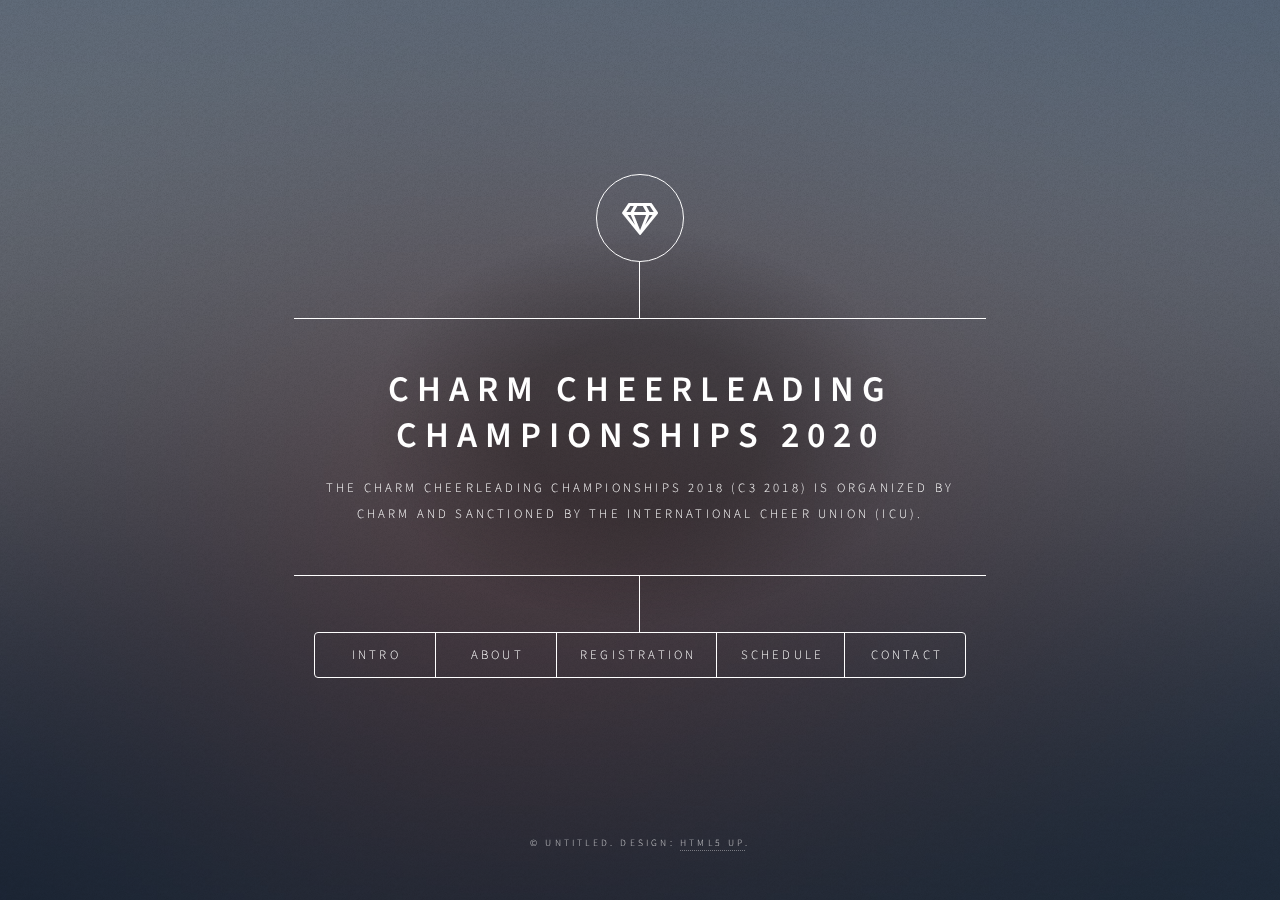
<file: index.html>
<!DOCTYPE HTML>
<!--
	Dimension by HTML5 UP
	html5up.net | @ajlkn
	Free for personal and commercial use under the CCA 3.0 license (html5up.net/license)
-->
<html>
	<head>
		<title>CHARM</title>
		<meta charset="utf-8" />
		<meta name="viewport" content="width=device-width, initial-scale=1, user-scalable=no" />
		<link rel="stylesheet" href="assets/css/main.css" />
		<noscript><link rel="stylesheet" href="assets/css/noscript.css" /></noscript>
	</head>
	<body class="is-preload">

		<!-- Wrapper -->
			<div id="wrapper">

				<!-- Header -->
					<header id="header">
						<div class="logo">
							<span class="icon fa-gem"></span>
						</div>
						<div class="content">
							<div class="inner">
								<h1>CHARM Cheerleading <br> Championships 2020</h1>
								<p>The CHARM Cheerleading Championships 2018 (C3 2018) is organized by <br> CHARM and sanctioned by the International
									Cheer Union (ICU).</p>
							</div>
						</div>
						<nav>
							<ul>
								<li><a href="#intro">Intro</a></li>
								<li><a href="#about">About</a></li>
								<li><a href="#register">Registration</a></li>
								<li><a href="#work">Schedule</a></li>
								<li><a href="#contact">Contact</a></li>
								<!--<li><a href="#elements">Elements</a></li>-->
							</ul>
						</nav>
					</header>

				<!-- Main -->
					<div id="main">

						<!-- Intro -->
							<article id="intro">
								<h2 class="major">Intro</h2>
								<span class="image main"><img src="images/pic01.jpg" alt="" /></span>
								<p>The Cheerleading Association and Register of Malaysia (CHARM), the national governing body for cheerleading in
									Malaysia, wishes to extend to you an official invitation to participate in the abovementioned event, which is
									essentially the Malaysian Open and the country’s only cheerleading competition to offer a wide range of divisions in
									one event.</p>
								<p>The CHARM Cheerleading Championships 2018 (C3 2018) is organized by CHARM and sanctioned by the International
									Cheer Union (ICU). The event will be held from July 27th to July 29th, 2018 at Sunway Velocity, Main Atrium, Ground
									Floor, Lingkaran SV, Sunway Velocity, Jalan Cheras, 55100 Kuala Lumpur, Wilayah Persekutuan Kuala Lumpur</p>
								<p>Please note that the ICU rules will apply unless otherwise stated in the event-specific rules. Each division will require a
									minimum of three (3) teams to be considered a competitive category. Divisions with less than three (3) teams will be
									classified as non-competitive and proceed as an Exhibition, but teams will be judged according to international
									standards. Trophies and medals will only be awarded in competitive categories.</p>
								<p>Please read all the information surrounding your participation in C3 2018 carefully. It is our hope that you, along with
									many other cheerleaders and coaches, will make C3 2018 a part of your competition season.</p>
							</article>

						<!-- Work -->
							<article id="work">
								<h2 class="major">Schedule</h2>
								<span class="image main"><img src="images/pic02.jpg" alt="" /></span>
								<p>Tentative schedule</p>
							</article>

						<!-- About -->
							<article id="about">
								<h2 class="major">About</h2>
								<span class="image main"><img src="images/pic03.jpg" alt="" /></span>
								<p>The CHARM Cheerleading Championships 2018 (C3 2018) is organised by CHARM, the national governing
									body for cheerleading in Malaysia and a non-government and non-for-profit organisation. C3 2018 is
									supported by corporate sponsors and will generate additional revenue from participation fees and
									merchandise sales – like many athletic events.</p>
								<p>Please note that the C3 2018 is an official school activity and that the schools, however the Malaysian
									Education Ministries are not responsible for any occurrences at the event.</p>
								<p>The C3 2018 gift packs may feature products and gifts from the event’s corporate sponsors. (Please note
									though that all prizes are subject to change and availability.) T-shirts are not part of the pack and sizes
									requested in the registration form are for survey purposes only.</p>
								<p>The C3 2018 prize list includes a team trophy for the division champions, medals for the top three finishers
									and possible prizes from the event’s corporate sponsors. Please note though that all prizes are subject to
									change. </p>
								<p>CHARM takes a forceful stand in support of appropriate behaviour at C3 2018. Our competitions will
									institute a policy of “conduct fouls”. This policy, outlined in detail in the Competition Overview, clearly
									defines the parameters of appropriate and supportive “personal foul”. Cheerleading should be no exception.
									CHARM is committed to providing the most wholesome environment for competition that we can for your
									cheerleaders. The C3 2018 organising committee will not permit parents, coaches, spectators or cheerleaders
									to be less than they can be at this competition.</p>
								<p>C3 2018 will use the standardised rules set by CHARM, which are mainly based on the ICU rules. Kindly refer
									to the Overview for category descriptions, routine times and other rules and regulations that will be enforced
									during the competition as well as the respective division rules for skills allowed.</p>
								<p>Please note the following for C3 2018:
									<br>o No out-of-bounds penalty for stepping outside the competition area.
									<br>o No routine compulsories.</p>
								<p>For C3 2018, all athletes are required to be permanent residents of their respective nations on the
									competition dates. Those representing educational institutions should be registered students of those
									schools/colleges division.</p>
								<p>Based on the current schedule, teams (except for Pee Wee teams) will be required to perform twice – once
									on each day for each division they are competing in. The division champions will then be determined by the
									totals of two-day competition scores, based on a 50:50 ratio – 50% of the first day’s scores and 50% of the
									second day’s scores.</p>
							</article>

						<!-- Register -->
						<article id="register">
							<h2 class="major">Registration</h2>
							<span class="image main"><img src="images/pic04.jpg" alt="" /></span>
							<p>Registration link: <br>https://www.cognitoforms.com/CheerleadingAssociationAndRegisterOfMalaysia/CHARMCHEERLEADINGCHAMPIONSHIP2018PARTICIPANTREGISTRATIONFORM <br>https://www.cognitoforms.com/CheerleadingAssociationAndRegisterOfMalaysia/CHARMCHEERLEADINGCHAMPIONSHIP2018TEAMREGISTRATIONFORM
								<br>• Please complete Team Registration Form by Person in Charge / Teacher / Coach
								<br>• Please complete Participant Form, Cross Over it is required to complete a new set of form
								<br>• Payment Proof is required to attach with the Team Registration Form
							</p>
						</article>

						<!-- Contact -->
							<article id="contact">
								<h2 class="major">Contact</h2>
								<form method="post" action="#">
									<div class="fields">
										<div class="field half">
											<label for="name">Name</label>
											<input type="text" name="name" id="name" />
										</div>
										<div class="field half">
											<label for="email">Email</label>
											<input type="text" name="email" id="email" />
										</div>
										<div class="field">
											<label for="message">Message</label>
											<textarea name="message" id="message" rows="4"></textarea>
										</div>
									</div>
									<ul class="actions">
										<li><input type="submit" value="Send Message" class="primary" /></li>
										<li><input type="reset" value="Reset" /></li>
									</ul>
								</form>
								<ul class="icons">
									<li><a href="#" class="icon brands fa-twitter"><span class="label">Twitter</span></a></li>
									<li><a href="#" class="icon brands fa-facebook-f"><span class="label">Facebook</span></a></li>
									<li><a href="#" class="icon brands fa-instagram"><span class="label">Instagram</span></a></li>
									<li><a href="#" class="icon brands fa-github"><span class="label">GitHub</span></a></li>
								</ul>
							</article>

						<!-- Elements -->
							<article id="elements">
								<h2 class="major">Elements</h2>

								<section>
									<h3 class="major">Text</h3>
									<p>This is <b>bold</b> and this is <strong>strong</strong>. This is <i>italic</i> and this is <em>emphasized</em>.
									This is <sup>superscript</sup> text and this is <sub>subscript</sub> text.
									This is <u>underlined</u> and this is code: <code>for (;;) { ... }</code>. Finally, <a href="#">this is a link</a>.</p>
									<hr />
									<h2>Heading Level 2</h2>
									<h3>Heading Level 3</h3>
									<h4>Heading Level 4</h4>
									<h5>Heading Level 5</h5>
									<h6>Heading Level 6</h6>
									<hr />
									<h4>Blockquote</h4>
									<blockquote>Fringilla nisl. Donec accumsan interdum nisi, quis tincidunt felis sagittis eget tempus euismod. Vestibulum ante ipsum primis in faucibus vestibulum. Blandit adipiscing eu felis iaculis volutpat ac adipiscing accumsan faucibus. Vestibulum ante ipsum primis in faucibus lorem ipsum dolor sit amet nullam adipiscing eu felis.</blockquote>
									<h4>Preformatted</h4>
									<pre><code>i = 0;

while (!deck.isInOrder()) {
    print 'Iteration ' + i;
    deck.shuffle();
    i++;
}

print 'It took ' + i + ' iterations to sort the deck.';</code></pre>
								</section>

								<section>
									<h3 class="major">Lists</h3>

									<h4>Unordered</h4>
									<ul>
										<li>Dolor pulvinar etiam.</li>
										<li>Sagittis adipiscing.</li>
										<li>Felis enim feugiat.</li>
									</ul>

									<h4>Alternate</h4>
									<ul class="alt">
										<li>Dolor pulvinar etiam.</li>
										<li>Sagittis adipiscing.</li>
										<li>Felis enim feugiat.</li>
									</ul>

									<h4>Ordered</h4>
									<ol>
										<li>Dolor pulvinar etiam.</li>
										<li>Etiam vel felis viverra.</li>
										<li>Felis enim feugiat.</li>
										<li>Dolor pulvinar etiam.</li>
										<li>Etiam vel felis lorem.</li>
										<li>Felis enim et feugiat.</li>
									</ol>
									<h4>Icons</h4>
									<ul class="icons">
										<li><a href="#" class="icon brands fa-twitter"><span class="label">Twitter</span></a></li>
										<li><a href="#" class="icon brands fa-facebook-f"><span class="label">Facebook</span></a></li>
										<li><a href="#" class="icon brands fa-instagram"><span class="label">Instagram</span></a></li>
										<li><a href="#" class="icon brands fa-github"><span class="label">Github</span></a></li>
									</ul>

									<h4>Actions</h4>
									<ul class="actions">
										<li><a href="#" class="button primary">Default</a></li>
										<li><a href="#" class="button">Default</a></li>
									</ul>
									<ul class="actions stacked">
										<li><a href="#" class="button primary">Default</a></li>
										<li><a href="#" class="button">Default</a></li>
									</ul>
								</section>

								<section>
									<h3 class="major">Table</h3>
									<h4>Default</h4>
									<div class="table-wrapper">
										<table>
											<thead>
												<tr>
													<th>Name</th>
													<th>Description</th>
													<th>Price</th>
												</tr>
											</thead>
											<tbody>
												<tr>
													<td>Item One</td>
													<td>Ante turpis integer aliquet porttitor.</td>
													<td>29.99</td>
												</tr>
												<tr>
													<td>Item Two</td>
													<td>Vis ac commodo adipiscing arcu aliquet.</td>
													<td>19.99</td>
												</tr>
												<tr>
													<td>Item Three</td>
													<td> Morbi faucibus arcu accumsan lorem.</td>
													<td>29.99</td>
												</tr>
												<tr>
													<td>Item Four</td>
													<td>Vitae integer tempus condimentum.</td>
													<td>19.99</td>
												</tr>
												<tr>
													<td>Item Five</td>
													<td>Ante turpis integer aliquet porttitor.</td>
													<td>29.99</td>
												</tr>
											</tbody>
											<tfoot>
												<tr>
													<td colspan="2"></td>
													<td>100.00</td>
												</tr>
											</tfoot>
										</table>
									</div>

									<h4>Alternate</h4>
									<div class="table-wrapper">
										<table class="alt">
											<thead>
												<tr>
													<th>Name</th>
													<th>Description</th>
													<th>Price</th>
												</tr>
											</thead>
											<tbody>
												<tr>
													<td>Item One</td>
													<td>Ante turpis integer aliquet porttitor.</td>
													<td>29.99</td>
												</tr>
												<tr>
													<td>Item Two</td>
													<td>Vis ac commodo adipiscing arcu aliquet.</td>
													<td>19.99</td>
												</tr>
												<tr>
													<td>Item Three</td>
													<td> Morbi faucibus arcu accumsan lorem.</td>
													<td>29.99</td>
												</tr>
												<tr>
													<td>Item Four</td>
													<td>Vitae integer tempus condimentum.</td>
													<td>19.99</td>
												</tr>
												<tr>
													<td>Item Five</td>
													<td>Ante turpis integer aliquet porttitor.</td>
													<td>29.99</td>
												</tr>
											</tbody>
											<tfoot>
												<tr>
													<td colspan="2"></td>
													<td>100.00</td>
												</tr>
											</tfoot>
										</table>
									</div>
								</section>

								<section>
									<h3 class="major">Buttons</h3>
									<ul class="actions">
										<li><a href="#" class="button primary">Primary</a></li>
										<li><a href="#" class="button">Default</a></li>
									</ul>
									<ul class="actions">
										<li><a href="#" class="button">Default</a></li>
										<li><a href="#" class="button small">Small</a></li>
									</ul>
									<ul class="actions">
										<li><a href="#" class="button primary icon solid fa-download">Icon</a></li>
										<li><a href="#" class="button icon solid fa-download">Icon</a></li>
									</ul>
									<ul class="actions">
										<li><span class="button primary disabled">Disabled</span></li>
										<li><span class="button disabled">Disabled</span></li>
									</ul>
								</section>

								<section>
									<h3 class="major">Form</h3>
									<form method="post" action="#">
										<div class="fields">
											<div class="field half">
												<label for="demo-name">Name</label>
												<input type="text" name="demo-name" id="demo-name" value="" placeholder="Jane Doe" />
											</div>
											<div class="field half">
												<label for="demo-email">Email</label>
												<input type="email" name="demo-email" id="demo-email" value="" placeholder="jane@untitled.tld" />
											</div>
											<div class="field">
												<label for="demo-category">Category</label>
												<select name="demo-category" id="demo-category">
													<option value="">-</option>
													<option value="1">Manufacturing</option>
													<option value="1">Shipping</option>
													<option value="1">Administration</option>
													<option value="1">Human Resources</option>
												</select>
											</div>
											<div class="field half">
												<input type="radio" id="demo-priority-low" name="demo-priority" checked>
												<label for="demo-priority-low">Low</label>
											</div>
											<div class="field half">
												<input type="radio" id="demo-priority-high" name="demo-priority">
												<label for="demo-priority-high">High</label>
											</div>
											<div class="field half">
												<input type="checkbox" id="demo-copy" name="demo-copy">
												<label for="demo-copy">Email me a copy</label>
											</div>
											<div class="field half">
												<input type="checkbox" id="demo-human" name="demo-human" checked>
												<label for="demo-human">Not a robot</label>
											</div>
											<div class="field">
												<label for="demo-message">Message</label>
												<textarea name="demo-message" id="demo-message" placeholder="Enter your message" rows="6"></textarea>
											</div>
										</div>
										<ul class="actions">
											<li><input type="submit" value="Send Message" class="primary" /></li>
											<li><input type="reset" value="Reset" /></li>
										</ul>
									</form>
								</section>

							</article>

					</div>

				<!-- Footer -->
					<footer id="footer">
						<p class="copyright">&copy; Untitled. Design: <a href="https://html5up.net">HTML5 UP</a>.</p>
					</footer>

			</div>

		<!-- BG -->
			<div id="bg"></div>

		<!-- Scripts -->
			<script src="assets/js/jquery.min.js"></script>
			<script src="assets/js/browser.min.js"></script>
			<script src="assets/js/breakpoints.min.js"></script>
			<script src="assets/js/util.js"></script>
			<script src="assets/js/main.js"></script>

	</body>
</html>
</file>
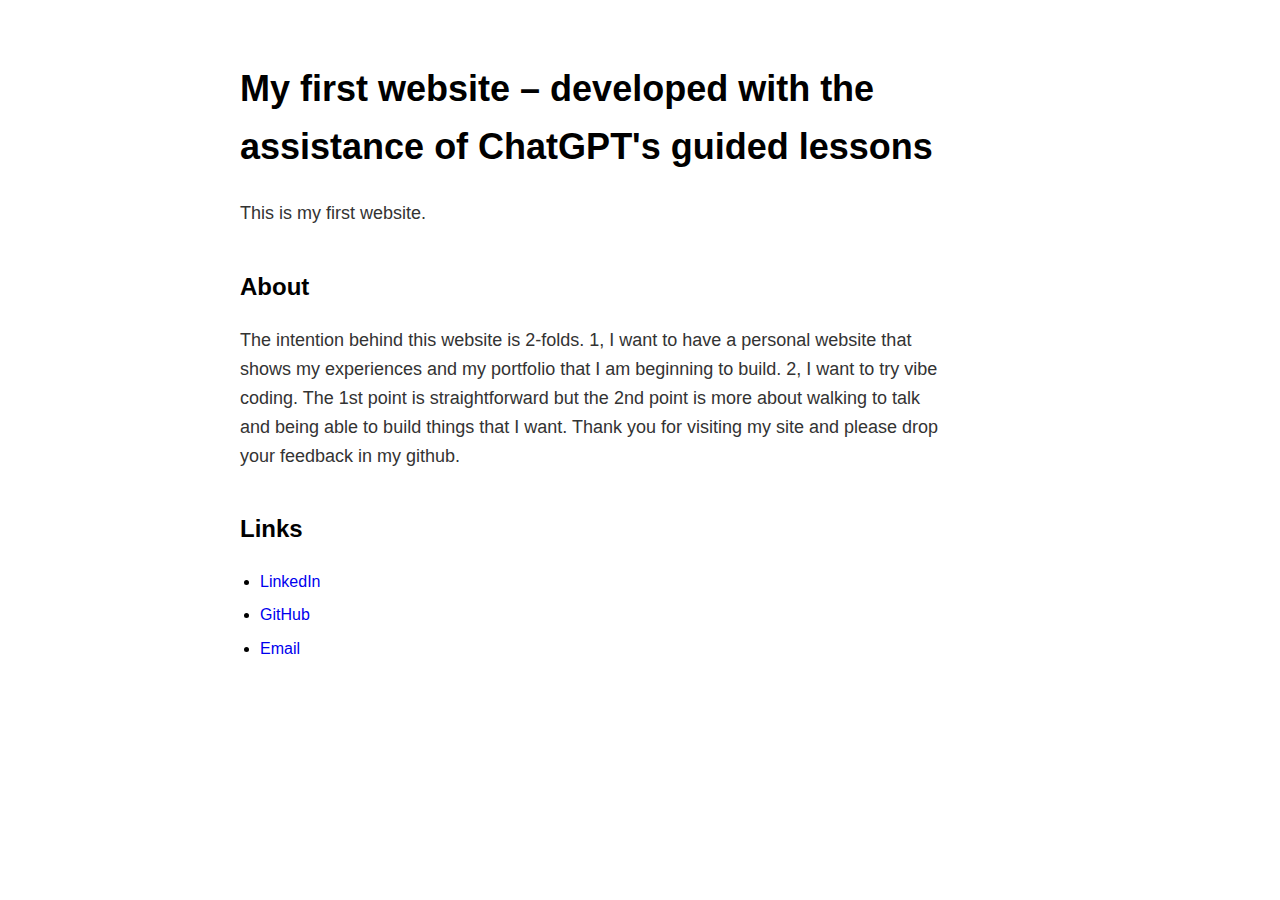
<file: my-website/index.html>
<!DOCTYPE html>
<html>
  <head>
    <title>My First Website</title>
    <link rel="stylesheet" href="style.css">
  </head>
  <body>
  <h1>My first website – developed with the assistance of ChatGPT's guided lessons</h1>

  <p>This is my first website.</p>

  <h2>About</h2>
  <p>
    The intention behind this website is 2-folds. 1, I want to have a personal website that shows my experiences and my portfolio that I am beginning to build. 2, I want to try vibe coding. The 1st point is straightforward but the 2nd point is more about walking to talk and being able to build things that I want. Thank you for visiting my site and please drop your feedback in my github.
  </p>

  <h2>Links</h2>
  <ul>
    <li><a href="#">LinkedIn</a></li>
    <li><a href="#">GitHub</a></li>
    <li><a href="#">Email</a></li>
  </ul>
  </body>
</html>
</file>
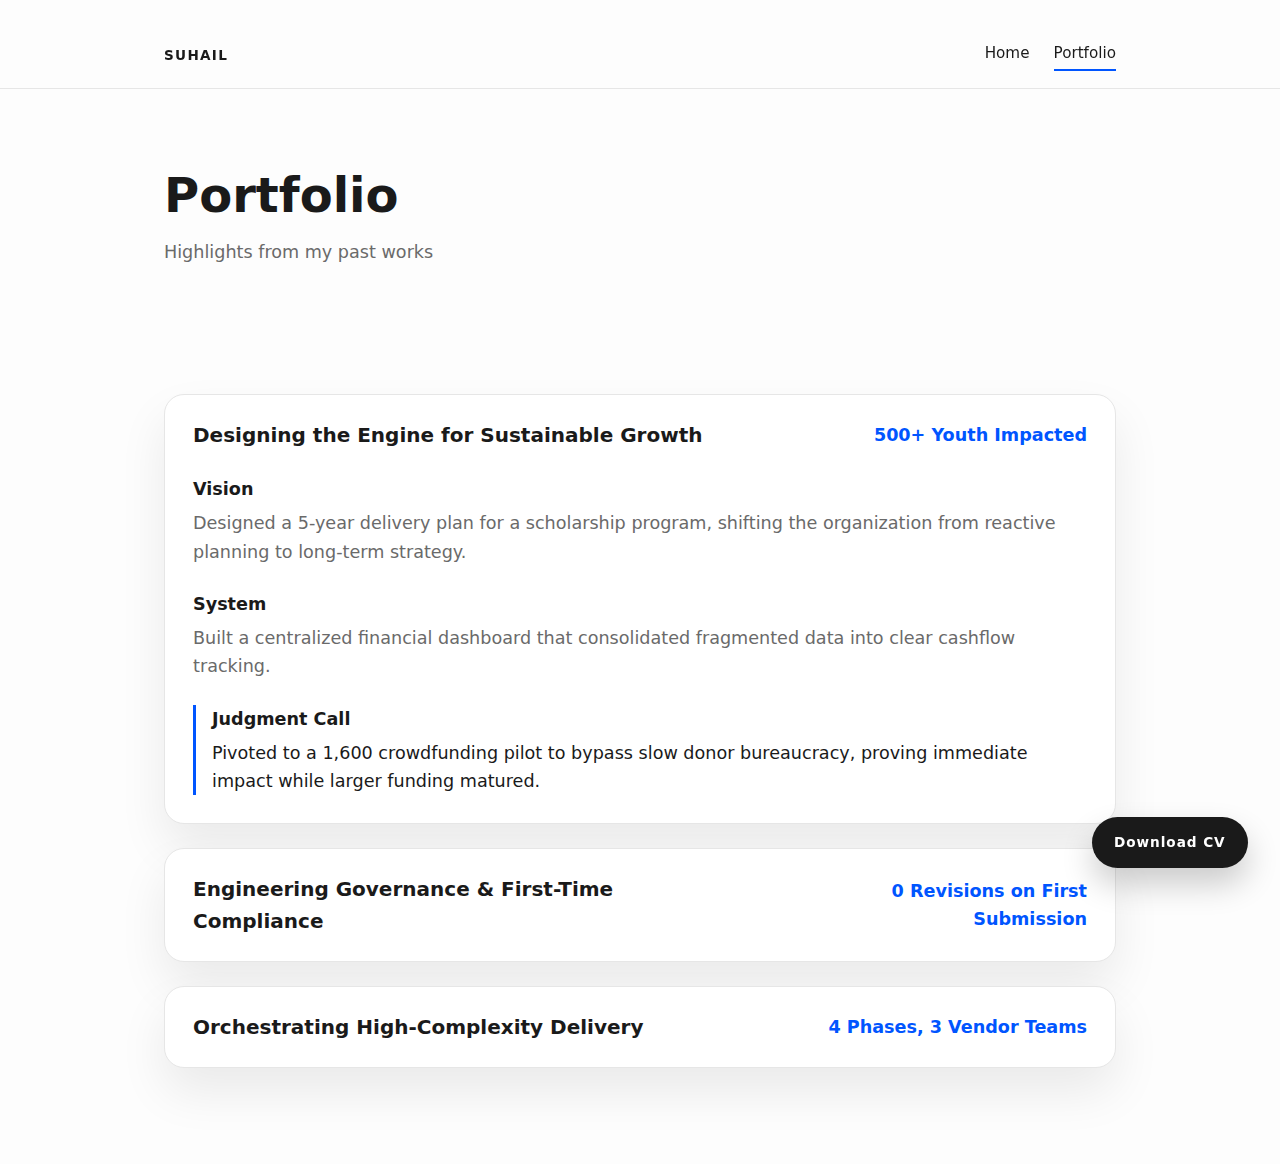
<file: portfolio.html>
<!DOCTYPE html>

<html lang="en">

  <head>

    <meta charset="UTF-8">

    <meta name="viewport" content="width=device-width, initial-scale=1">

    <title>Suhail | Portfolio</title>

    <link rel="stylesheet" href="./style.css">

  </head>

  <body>

    <header class="site-header">

      <div class="container header-inner">

        <div class="brand">Suhail</div>

        <nav class="nav">

          <a class="nav-link" href="index.html">Home</a>

          <a class="nav-link active-link" href="portfolio.html">Portfolio</a>

        </nav>

      </div>

    </header>



    <main class="page">

      <section class="hero">

        <div class="container hero-inner">

          <h1>Portfolio</h1>

          <p class="hero-sub">Highlights from my past works</p>

        </div>

      </section>



      <section class="accordion">

        <div class="container">

          <div class="section-header">

          </div>



          <div class="accordion-list">

            <details class="accordion-item" open>

              <summary>

                <span class="accordion-title">Designing the Engine for Sustainable Growth</span>

                <span class="accordion-metric">500+ Youth Impacted</span>

              </summary>

              <div class="accordion-panel">

                <div class="accordion-block">

                  <h3>Vision</h3>

                  <p>

                    Designed a 5-year delivery plan for a scholarship program, shifting the organization from

                    reactive planning to long-term strategy.

                  </p>

                </div>

                <div class="accordion-block">

                  <h3>System</h3>

                  <p>

                    Built a centralized financial dashboard that consolidated fragmented data into clear cashflow tracking.

                  </p>

                </div>

                <div class="accordion-block judgment">

                  <h3>Judgment Call</h3>

                  <p>

                    Pivoted to a 1,600 crowdfunding pilot to bypass slow donor bureaucracy, proving immediate

                    impact while larger funding matured.

                  </p>

                </div>

              </div>

            </details>



            <details class="accordion-item">

              <summary>

                <span class="accordion-title">Engineering Governance &amp; First-Time Compliance</span>

                <span class="accordion-metric">0 Revisions on First Submission</span>

              </summary>

              <div class="accordion-panel">

                <div class="accordion-block">

                  <h3>Vision</h3>

                  <p>

                    Authored a Bursa-compliant ESG statement for a publicly listed company, accepted without revisions.

                  </p>

                </div>

                <div class="accordion-block">

                  <h3>System</h3>

                  <p>

                    Delivered a data collection framework two months ahead of schedule to standardize reporting.

                  </p>

                </div>

                <div class="accordion-block judgment">

                  <h3>Judgment Call</h3>

                  <p>

                    Strictly excluded unverified "soft" data to protect the Board from greenwashing risks and regulatory scrutiny.

                  </p>

                </div>

              </div>

            </details>



            <details class="accordion-item">

              <summary>

                <span class="accordion-title">Orchestrating High-Complexity Delivery</span>

                <span class="accordion-metric">4 Phases, 3 Vendor Teams</span>

              </summary>

              <div class="accordion-panel">

                <div class="accordion-block">

                  <h3>Vision</h3>

                  <p>

                    Coordinated end-to-end SaaS delivery, synchronizing Technology, Payments, and Infrastructure vendors.

                  </p>

                </div>

                <div class="accordion-block">

                  <h3>System</h3>

                  <p>

                    Introduced a Change-Request Validation "Gatekeeper" process after wireframe approval.

                  </p>

                </div>

                <div class="accordion-block judgment">

                  <h3>Judgment Call</h3>

                  <p>

                    Enforced scope control to block creep and protect the delivery timeline during a high-risk leadership transition.

                  </p>

                </div>

              </div>

            </details>

          </div>

        </div>

      </section>

    </main>



    <a class="fab" href="AhamadSuhail_Project_Manager_UK.pdf" download>Download CV</a>

  
    
  
    <script>
document.addEventListener('DOMContentLoaded', () => {
  const cards = document.querySelectorAll('.accordion-item');

  if (cards.length > 0) {
    cards.forEach((card) => card.removeAttribute('open'));
    cards[0].classList.add('active');
    cards[0].setAttribute('open', '');
  }

  cards.forEach((card) => {
    const activateCard = () => {
      cards.forEach((c) => {
        c.classList.remove('active');
        c.removeAttribute('open');
      });
      card.classList.add('active');
      card.setAttribute('open', '');
    };

    card.addEventListener('mouseenter', activateCard);
    card.addEventListener('click', activateCard);
  });
});
</script>
  </body>

</html>
</file>
<file: assets/css/noscript.css>
/*
	Dimension by HTML5 UP
	html5up.net | @ajlkn
	Free for personal and commercial use under the CCA 3.0 license (html5up.net/license)
*/

/* BG */

	body.is-preload #bg:before {
		background-color: transparent;
	}

/* Header */

	body.is-preload #header {
		-moz-filter: none;
		-webkit-filter: none;
		-ms-filter: none;
		filter: none;
	}

		body.is-preload #header > * {
			opacity: 1;
		}

		body.is-preload #header .content .inner {
			max-height: none;
			padding: 3rem 2rem;
			opacity: 1;
		}

/* Main */

	#main article {
		opacity: 1;
		margin: 4rem 0 0 0;
	}
</file>
<file: my-website/style.css>
body {
  max-width: 800px;
  margin: 60px auto;
  font-family: Arial, sans-serif;
  line-height: 1.6;
}

h1 {
  font-size: 36px;
}

p {
  font-size: 18px;
  color: #333;
  max-width: 70ch;
}

h2 {
  margin-top: 40px;
  font-size: 24px;
}

ul {
  margin-top: 10px;
  padding-left: 20px;
}

li {
  margin: 8px 0;
}

a {
  text-decoration: none;
}

a:hover {
  text-decoration: underline;
}
</file>
<file: style.css>
:root {
  --bg: #fdfdfd;
  --ink: #1a1a1a;
  --muted: #6a6a6a;
  --line: #e6e6e6;
  --accent: #0055ff;
  --panel: #ffffff;
  --shadow: 0 1.5rem 3rem rgba(0, 0, 0, 0.08);
}

* {
  box-sizing: border-box;
  margin: 0;
  padding: 0;
}

html {
  font-size: 16px;
}

body {
  font-family: "Inter", "Helvetica Now", system-ui, -apple-system, "Segoe UI", sans-serif;
  font-size: 1.1rem;
  line-height: 1.6;
  color: var(--ink);
  background: var(--bg);
}

a {
  color: var(--accent);
  text-decoration: none;
}

a:hover {
  text-decoration: underline;
}

.container {
  max-width: 62.5rem;
  margin: 0 auto;
  padding: 0 1.5rem;
}

.page {
  display: flex;
  flex-direction: column;
  gap: 5rem;
  padding: 5rem 0 6rem;
}

.site-header {
  position: sticky;
  top: 0;
  z-index: 10;
  background: rgba(253, 253, 253, 0.96);
  border-bottom: 1px solid var(--line);
  backdrop-filter: blur(6px);
  padding: 1.5rem 0 0;
}

.header-inner {
  display: flex;
  align-items: center;
  justify-content: space-between;
  min-height: 4rem;
}

.brand {
  font-weight: 600;
  letter-spacing: 0.08rem;
  text-transform: uppercase;
  font-size: 0.85rem;
}

.nav {
  display: flex;
  gap: 1.5rem;
  font-size: 0.95rem;
}

.nav-link {
  color: var(--ink);
  position: relative;
  text-decoration: none;
  border-bottom: 2px solid transparent;
  padding-bottom: 0.2rem;
  transition: border-color 0.3s ease;
}

.nav-link:hover {
  text-decoration: none;
}

.nav-link:not(.active-link):hover {
  border-bottom-color: #e5e5e5;
}

.active-link {
  border-bottom-color: var(--accent);
}

.hero {
  display: block;
  padding-top: 0rem;
  padding-bottom: 0rem;
}

.hero-inner {
  display: grid;
  gap: 1rem;
}

.hero-role {
  font-size: 0.85rem;
  text-transform: uppercase;
  letter-spacing: 0.2rem;
  color: var(--muted);
  font-weight: 600;
}

.hero-location {
  color: var(--muted);
}

h1 {
  font-size: 3rem;
  line-height: 1.1;
  font-weight: 600;
}

.hero-sub {
  font-size: 1.1rem;
  color: var(--muted);
}

.hero-links {
  display: flex;
  flex-wrap: wrap;
  gap: 1.25rem;
}

.section-header h2 {
  font-size: 1.6rem;
  font-weight: 600;
}

.section-header p {
  margin-top: 0.5rem;
  color: var(--muted);
  max-width: 60ch;
}

.insights {
  padding-top: 1rem;
}

.insight-list {
  display: grid;
  gap: 1.5rem;
  margin-top: 2rem;
}

.insight-card {
  border: 1px solid var(--line);
  border-radius: 1.25rem;
  padding: 1.5rem;
  background: var(--panel);
  box-shadow: var(--shadow);
  display: grid;
  gap: 0.75rem;
}

.insight-date {
  font-size: 0.85rem;
  color: var(--muted);
}

.insight-card h3 {
  font-size: 1.35rem;
  font-weight: 600;
}

.insight-snippet {
  color: var(--ink);
}

.insight-link {
  font-weight: 600;
  font-size: 0.95rem;
}

.accordion {
  padding-top: 1rem;
}

.accordion-list {
  display: grid;
  gap: 1.5rem;
  margin-top: 2rem;
}

.accordion-item {
  border: 1px solid var(--line);
  border-radius: 1.25rem;
  background: var(--panel);
  box-shadow: var(--shadow);
  overflow: hidden;
}

.accordion-item summary {
  list-style: none;
  cursor: pointer;
  display: flex;
  justify-content: space-between;
  align-items: center;
  gap: 1.5rem;
  padding: 1.5rem 1.75rem;
}

.accordion-item summary::-webkit-details-marker {
  display: none;
}

.accordion-title {
  font-size: 1.25rem;
  font-weight: 600;
}

.accordion-metric {
  font-size: 1.1rem;
  font-weight: 600;
  color: var(--accent);
  text-align: right;
}

.accordion-panel {
  padding: 0 1.75rem 1.75rem;
  display: grid;
  gap: 1.5rem;
  max-height: 0;
  opacity: 0;
  transition: max-height 0.4s ease, opacity 0.4s ease;
  overflow: hidden;
}

.accordion-item[open] .accordion-panel {
  max-height: 32rem;
  opacity: 1;
}

.accordion-block h3 {
  font-size: 1.1rem;
  font-weight: 600;
  margin-bottom: 0.4rem;
}

.accordion-block p {
  color: var(--muted);
}

.accordion-block.judgment {
  border-left: 3px solid var(--accent);
  padding-left: 1rem;
  color: var(--ink);
}

.accordion-block.judgment p {
  color: var(--ink);
}

.fab {
  position: fixed;
  right: 2rem;
  bottom: 2rem;
  background: var(--ink);
  color: #ffffff;
  padding: 0.9rem 1.4rem;
  border-radius: 999px;
  font-size: 0.85rem;
  font-weight: 600;
  letter-spacing: 0.06rem;
  box-shadow: 0 1rem 2rem rgba(0, 0, 0, 0.2);
}

.fab:hover {
  text-decoration: none;
}

@media (max-width: 48rem) {
  h1 {
    font-size: 2.4rem;
  }

  .accordion-item summary {
    flex-direction: column;
    align-items: flex-start;
  }

  .accordion-metric {
    text-align: left;
  }
}
</file>
<file: assets/css/main.css>
@import url(fontawesome-all.min.css);
@import url("https://fonts.googleapis.com/css?family=Source+Sans+Pro:300italic,600italic,300,600");

/*
	Dimension by HTML5 UP
	html5up.net | @ajlkn
	Free for personal and commercial use under the CCA 3.0 license (html5up.net/license)
*/

html, body, div, span, applet, object,
iframe, h1, h2, h3, h4, h5, h6, p, blockquote,
pre, a, abbr, acronym, address, big, cite,
code, del, dfn, em, img, ins, kbd, q, s, samp,
small, strike, strong, sub, sup, tt, var, b,
u, i, center, dl, dt, dd, ol, ul, li, fieldset,
form, label, legend, table, caption, tbody,
tfoot, thead, tr, th, td, article, aside,
canvas, details, embed, figure, figcaption,
footer, header, hgroup, menu, nav, output, ruby,
section, summary, time, mark, audio, video {
	margin: 0;
	padding: 0;
	border: 0;
	font-size: 100%;
	font: inherit;
	vertical-align: baseline;}

article, aside, details, figcaption, figure,
footer, header, hgroup, menu, nav, section {
	display: block;}

body {
	line-height: 1;
}

ol, ul {
	list-style: none;
}

blockquote, q {
	quotes: none;
}

	blockquote:before, blockquote:after, q:before, q:after {
		content: '';
		content: none;
	}

table {
	border-collapse: collapse;
	border-spacing: 0;
}

body {
	-webkit-text-size-adjust: none;
}

mark {
	background-color: transparent;
	color: inherit;
}

input::-moz-focus-inner {
	border: 0;
	padding: 0;
}

input, select, textarea {
	-moz-appearance: none;
	-webkit-appearance: none;
	-ms-appearance: none;
	appearance: none;
}

/* Basic */

	@-ms-viewport {
		width: device-width;
	}

	@media screen and (max-width: 480px) {

		html, body {
			min-width: 320px;
		}

	}

	html {
		box-sizing: border-box;
	}

	*, *:before, *:after {
		box-sizing: inherit;
	}

	body {
		background: #1b1f22;
	}

		body.is-preload *, body.is-preload *:before, body.is-preload *:after {
			-moz-animation: none !important;
			-webkit-animation: none !important;
			-ms-animation: none !important;
			animation: none !important;
			-moz-transition: none !important;
			-webkit-transition: none !important;
			-ms-transition: none !important;
			transition: none !important;
		}

/* Type */

	html {
		font-size: 16pt;
	}

		@media screen and (max-width: 1680px) {

			html {
				font-size: 12pt;
			}

		}

		@media screen and (max-width: 736px) {

			html {
				font-size: 11pt;
			}

		}

		@media screen and (max-width: 360px) {

			html {
				font-size: 10pt;
			}

		}

	body, input, select, textarea {
		color: #ffffff;
		font-family: "Source Sans Pro", sans-serif;
		font-weight: 300;
		font-size: 1rem;
		line-height: 1.65;
	}

	a {
		-moz-transition: color 0.2s ease-in-out, background-color 0.2s ease-in-out, border-bottom-color 0.2s ease-in-out;
		-webkit-transition: color 0.2s ease-in-out, background-color 0.2s ease-in-out, border-bottom-color 0.2s ease-in-out;
		-ms-transition: color 0.2s ease-in-out, background-color 0.2s ease-in-out, border-bottom-color 0.2s ease-in-out;
		transition: color 0.2s ease-in-out, background-color 0.2s ease-in-out, border-bottom-color 0.2s ease-in-out;
		border-bottom: dotted 1px rgba(255, 255, 255, 0.5);
		text-decoration: none;
		color: inherit;
	}

		a:hover {
			border-bottom-color: transparent;
		}

	strong, b {
		color: #ffffff;
		font-weight: 600;
	}

	em, i {
		font-style: italic;
	}

	p {
		margin: 0 0 2rem 0;
	}

	h1, h2, h3, h4, h5, h6 {
		color: #ffffff;
		font-weight: 600;
		line-height: 1.5;
		margin: 0 0 1rem 0;
		text-transform: uppercase;
		letter-spacing: 0.2rem;
	}

		h1 a, h2 a, h3 a, h4 a, h5 a, h6 a {
			color: inherit;
			text-decoration: none;
		}

		h1.major, h2.major, h3.major, h4.major, h5.major, h6.major {
			border-bottom: solid 1px #ffffff;
			width: -moz-max-content;
			width: -webkit-max-content;
			width: -ms-max-content;
			width: max-content;
			padding-bottom: 0.5rem;
			margin: 0 0 2rem 0;
		}

	h1 {
		font-size: 2.25rem;
		line-height: 1.3;
		letter-spacing: 0.5rem;
	}

	h2 {
		font-size: 1.5rem;
		line-height: 1.4;
		letter-spacing: 0.5rem;
	}

	h3 {
		font-size: 1rem;
	}

	h4 {
		font-size: 0.8rem;
	}

	h5 {
		font-size: 0.7rem;
	}

	h6 {
		font-size: 0.6rem;
	}

	@media screen and (max-width: 736px) {

		h1 {
			font-size: 1.75rem;
			line-height: 1.4;
		}

		h2 {
			font-size: 1.25em;
			line-height: 1.5;
		}

	}

	sub {
		font-size: 0.8rem;
		position: relative;
		top: 0.5rem;
	}

	sup {
		font-size: 0.8rem;
		position: relative;
		top: -0.5rem;
	}

	blockquote {
		border-left: solid 4px #ffffff;
		font-style: italic;
		margin: 0 0 2rem 0;
		padding: 0.5rem 0 0.5rem 2rem;
	}

	code {
		background: rgba(255, 255, 255, 0.075);
		border-radius: 4px;
		font-family: "Courier New", monospace;
		font-size: 0.9rem;
		margin: 0 0.25rem;
		padding: 0.25rem 0.65rem;
	}

	pre {
		-webkit-overflow-scrolling: touch;
		font-family: "Courier New", monospace;
		font-size: 0.9rem;
		margin: 0 0 2rem 0;
	}

		pre code {
			display: block;
			line-height: 1.75;
			padding: 1rem 1.5rem;
			overflow-x: auto;
		}

	hr {
		border: 0;
		border-bottom: solid 1px #ffffff;
		margin: 2.75rem 0;
	}

	.align-left {
		text-align: left;
	}

	.align-center {
		text-align: center;
	}

	.align-right {
		text-align: right;
	}

/* Form */

	form {
		margin: 0 0 2rem 0;
	}

		form > :last-child {
			margin-bottom: 0;
		}

		form > .fields {
			display: -moz-flex;
			display: -webkit-flex;
			display: -ms-flex;
			display: flex;
			-moz-flex-wrap: wrap;
			-webkit-flex-wrap: wrap;
			-ms-flex-wrap: wrap;
			flex-wrap: wrap;
			width: calc(100% + 3rem);
			margin: -1.5rem 0 2rem -1.5rem;
		}

			form > .fields > .field {
				-moz-flex-grow: 0;
				-webkit-flex-grow: 0;
				-ms-flex-grow: 0;
				flex-grow: 0;
				-moz-flex-shrink: 0;
				-webkit-flex-shrink: 0;
				-ms-flex-shrink: 0;
				flex-shrink: 0;
				padding: 1.5rem 0 0 1.5rem;
				width: calc(100% - 1.5rem);
			}

				form > .fields > .field.half {
					width: calc(50% - 0.75rem);
				}

				form > .fields > .field.third {
					width: calc(100%/3 - 0.5rem);
				}

				form > .fields > .field.quarter {
					width: calc(25% - 0.375rem);
				}

		@media screen and (max-width: 480px) {

			form > .fields {
				width: calc(100% + 3rem);
				margin: -1.5rem 0 2rem -1.5rem;
			}

				form > .fields > .field {
					padding: 1.5rem 0 0 1.5rem;
					width: calc(100% - 1.5rem);
				}

					form > .fields > .field.half {
						width: calc(100% - 1.5rem);
					}

					form > .fields > .field.third {
						width: calc(100% - 1.5rem);
					}

					form > .fields > .field.quarter {
						width: calc(100% - 1.5rem);
					}

		}

	label {
		color: #ffffff;
		display: block;
		font-size: 0.8rem;
		font-weight: 300;
		letter-spacing: 0.2rem;
		line-height: 1.5;
		margin: 0 0 1rem 0;
		text-transform: uppercase;
	}

	input[type="text"],
	input[type="password"],
	input[type="email"],
	input[type="tel"],
	select,
	textarea {
		-moz-appearance: none;
		-webkit-appearance: none;
		-ms-appearance: none;
		appearance: none;
		-moz-transition: border-color 0.2s ease-in-out, box-shadow 0.2s ease-in-out, background-color 0.2s ease-in-out;
		-webkit-transition: border-color 0.2s ease-in-out, box-shadow 0.2s ease-in-out, background-color 0.2s ease-in-out;
		-ms-transition: border-color 0.2s ease-in-out, box-shadow 0.2s ease-in-out, background-color 0.2s ease-in-out;
		transition: border-color 0.2s ease-in-out, box-shadow 0.2s ease-in-out, background-color 0.2s ease-in-out;
		background-color: transparent;
		border-radius: 4px;
		border: solid 1px #ffffff;
		color: inherit;
		display: block;
		outline: 0;
		padding: 0 1rem;
		text-decoration: none;
		width: 100%;
	}

		input[type="text"]:invalid,
		input[type="password"]:invalid,
		input[type="email"]:invalid,
		input[type="tel"]:invalid,
		select:invalid,
		textarea:invalid {
			box-shadow: none;
		}

		input[type="text"]:focus,
		input[type="password"]:focus,
		input[type="email"]:focus,
		input[type="tel"]:focus,
		select:focus,
		textarea:focus {
			background: rgba(255, 255, 255, 0.075);
			border-color: #ffffff;
			box-shadow: 0 0 0 1px #ffffff;
		}

	select {
		background-image: url("data:image/svg+xml;charset=utf8,%3Csvg xmlns='http://www.w3.org/2000/svg' width='40' height='40' preserveAspectRatio='none' viewBox='0 0 40 40'%3E%3Cpath d='M9.4,12.3l10.4,10.4l10.4-10.4c0.2-0.2,0.5-0.4,0.9-0.4c0.3,0,0.6,0.1,0.9,0.4l3.3,3.3c0.2,0.2,0.4,0.5,0.4,0.9 c0,0.4-0.1,0.6-0.4,0.9L20.7,31.9c-0.2,0.2-0.5,0.4-0.9,0.4c-0.3,0-0.6-0.1-0.9-0.4L4.3,17.3c-0.2-0.2-0.4-0.5-0.4-0.9 c0-0.4,0.1-0.6,0.4-0.9l3.3-3.3c0.2-0.2,0.5-0.4,0.9-0.4S9.1,12.1,9.4,12.3z' fill='%23ffffff' /%3E%3C/svg%3E");
		background-size: 1.25rem;
		background-repeat: no-repeat;
		background-position: calc(100% - 1rem) center;
		height: 2.75rem;
		padding-right: 2.75rem;
		text-overflow: ellipsis;
	}

		select option {
			color: #ffffff;
			background: #1b1f22;
		}

		select:focus::-ms-value {
			background-color: transparent;
		}

		select::-ms-expand {
			display: none;
		}

	input[type="text"],
	input[type="password"],
	input[type="email"],
	select {
		height: 2.75rem;
	}

	textarea {
		padding: 0.75rem 1rem;
	}

	input[type="checkbox"],
	input[type="radio"] {
		-moz-appearance: none;
		-webkit-appearance: none;
		-ms-appearance: none;
		appearance: none;
		display: block;
		float: left;
		margin-right: -2rem;
		opacity: 0;
		width: 1rem;
		z-index: -1;
	}

		input[type="checkbox"] + label,
		input[type="radio"] + label {
			text-decoration: none;
			-moz-user-select: none;
			-webkit-user-select: none;
			-ms-user-select: none;
			user-select: none;
			color: #ffffff;
			cursor: pointer;
			display: inline-block;
			font-size: 0.8rem;
			font-weight: 300;
			margin: 0 0 0.5rem 0;
			padding-left: 2.65rem;
			padding-right: 0.75rem;
			position: relative;
		}

			input[type="checkbox"] + label:before,
			input[type="radio"] + label:before {
				-moz-osx-font-smoothing: grayscale;
				-webkit-font-smoothing: antialiased;
				display: inline-block;
				font-style: normal;
				font-variant: normal;
				text-rendering: auto;
				line-height: 1;
				text-transform: none !important;
				font-family: 'Font Awesome 5 Free';
				font-weight: 900;
			}

			input[type="checkbox"] + label:before,
			input[type="radio"] + label:before {
				-moz-transition: border-color 0.2s ease-in-out, box-shadow 0.2s ease-in-out, background-color 0.2s ease-in-out;
				-webkit-transition: border-color 0.2s ease-in-out, box-shadow 0.2s ease-in-out, background-color 0.2s ease-in-out;
				-ms-transition: border-color 0.2s ease-in-out, box-shadow 0.2s ease-in-out, background-color 0.2s ease-in-out;
				transition: border-color 0.2s ease-in-out, box-shadow 0.2s ease-in-out, background-color 0.2s ease-in-out;
				border-radius: 4px;
				border: solid 1px #ffffff;
				content: '';
				display: inline-block;
				height: 1.65rem;
				left: 0;
				line-height: 1.65rem;
				position: absolute;
				text-align: center;
				top: -0.15rem;
				width: 1.65rem;
			}

		input[type="checkbox"]:checked + label:before,
		input[type="radio"]:checked + label:before {
			background: #ffffff !important;
			border-color: #ffffff !important;
			color: #1b1f22;
			content: '\f00c';
		}

		input[type="checkbox"]:focus + label:before,
		input[type="radio"]:focus + label:before {
			background: rgba(255, 255, 255, 0.075);
			border-color: #ffffff;
			box-shadow: 0 0 0 1px #ffffff;
		}

	input[type="checkbox"] + label:before {
		border-radius: 4px;
	}

	input[type="radio"] + label:before {
		border-radius: 100%;
	}

	::-webkit-input-placeholder {
		color: rgba(255, 255, 255, 0.5) !important;
		opacity: 1.0;
	}

	:-moz-placeholder {
		color: rgba(255, 255, 255, 0.5) !important;
		opacity: 1.0;
	}

	::-moz-placeholder {
		color: rgba(255, 255, 255, 0.5) !important;
		opacity: 1.0;
	}

	:-ms-input-placeholder {
		color: rgba(255, 255, 255, 0.5) !important;
		opacity: 1.0;
	}

	.formerize-placeholder {
		color: rgba(255, 255, 255, 0.5) !important;
		opacity: 1.0;
	}

/* Box */

	.box {
		border-radius: 4px;
		border: solid 1px #ffffff;
		margin-bottom: 2rem;
		padding: 1.5em;
	}

		.box > :last-child,
		.box > :last-child > :last-child,
		.box > :last-child > :last-child > :last-child {
			margin-bottom: 0;
		}

		.box.alt {
			border: 0;
			border-radius: 0;
			padding: 0;
		}

/* Icon */

	.icon {
		text-decoration: none;
		border-bottom: none;
		position: relative;
	}

		.icon:before {
			-moz-osx-font-smoothing: grayscale;
			-webkit-font-smoothing: antialiased;
			display: inline-block;
			font-style: normal;
			font-variant: normal;
			text-rendering: auto;
			line-height: 1;
			text-transform: none !important;
			font-family: 'Font Awesome 5 Free';
			font-weight: 400;
		}

		.icon > .label {
			display: none;
		}

		.icon:before {
			line-height: inherit;
		}

		.icon.solid:before {
			font-weight: 900;
		}

		.icon.brands:before {
			font-family: 'Font Awesome 5 Brands';
		}

/* Image */

	.image {
		border-radius: 4px;
		border: 0;
		display: inline-block;
		position: relative;
	}

		.image:before {
			pointer-events: none;
			background-image: url("../../images/overlay.png");
			background-color: rgba(19, 21, 25, 0.5);
			border-radius: 4px;
			content: '';
			display: block;
			height: 100%;
			left: 0;
			opacity: 0.5;
			position: absolute;
			top: 0;
			width: 100%;
		}

		.image img {
			border-radius: 4px;
			display: block;
		}

		.image.left, .image.right {
			max-width: 40%;
		}

			.image.left img, .image.right img {
				width: 100%;
			}

		.image.left {
			float: left;
			padding: 0 1.5em 1em 0;
			top: 0.25em;
		}

		.image.right {
			float: right;
			padding: 0 0 1em 1.5em;
			top: 0.25em;
		}

		.image.fit {
			display: block;
			margin: 0 0 2rem 0;
			width: 100%;
		}

			.image.fit img {
				width: 100%;
			}

		.image.main {
			display: block;
			margin: 2.5rem 0;
			width: 100%;
		}

			.image.main img {
				width: 100%;
			}

		@media screen and (max-width: 736px) {

			.image.main {
				margin: 2rem 0;
			}

		}

		@media screen and (max-width: 480px) {

			.image.main {
				margin: 1.5rem 0;
			}

		}

/* List */

	ol {
		list-style: decimal;
		margin: 0 0 2rem 0;
		padding-left: 1.25em;
	}

		ol li {
			padding-left: 0.25em;
		}

	ul {
		list-style: disc;
		margin: 0 0 2rem 0;
		padding-left: 1em;
	}

		ul li {
			padding-left: 0.5em;
		}

		ul.alt {
			list-style: none;
			padding-left: 0;
		}

			ul.alt li {
				border-top: solid 1px #ffffff;
				padding: 0.5em 0;
			}

				ul.alt li:first-child {
					border-top: 0;
					padding-top: 0;
				}

	dl {
		margin: 0 0 2rem 0;
	}

		dl dt {
			display: block;
			font-weight: 600;
			margin: 0 0 1rem 0;
		}

		dl dd {
			margin-left: 2rem;
		}

/* Actions */

	ul.actions {
		display: -moz-flex;
		display: -webkit-flex;
		display: -ms-flex;
		display: flex;
		cursor: default;
		list-style: none;
		margin-left: -1rem;
		padding-left: 0;
	}

		ul.actions li {
			padding: 0 0 0 1rem;
			vertical-align: middle;
		}

		ul.actions.special {
			-moz-justify-content: center;
			-webkit-justify-content: center;
			-ms-justify-content: center;
			justify-content: center;
			width: 100%;
			margin-left: 0;
		}

			ul.actions.special li:first-child {
				padding-left: 0;
			}

		ul.actions.stacked {
			-moz-flex-direction: column;
			-webkit-flex-direction: column;
			-ms-flex-direction: column;
			flex-direction: column;
			margin-left: 0;
		}

			ul.actions.stacked li {
				padding: 1.3rem 0 0 0;
			}

				ul.actions.stacked li:first-child {
					padding-top: 0;
				}

		ul.actions.fit {
			width: calc(100% + 1rem);
		}

			ul.actions.fit li {
				-moz-flex-grow: 1;
				-webkit-flex-grow: 1;
				-ms-flex-grow: 1;
				flex-grow: 1;
				-moz-flex-shrink: 1;
				-webkit-flex-shrink: 1;
				-ms-flex-shrink: 1;
				flex-shrink: 1;
				width: 100%;
			}

				ul.actions.fit li > * {
					width: 100%;
				}

			ul.actions.fit.stacked {
				width: 100%;
			}

		@media screen and (max-width: 480px) {

			ul.actions:not(.fixed) {
				-moz-flex-direction: column;
				-webkit-flex-direction: column;
				-ms-flex-direction: column;
				flex-direction: column;
				margin-left: 0;
				width: 100% !important;
			}

				ul.actions:not(.fixed) li {
					-moz-flex-grow: 1;
					-webkit-flex-grow: 1;
					-ms-flex-grow: 1;
					flex-grow: 1;
					-moz-flex-shrink: 1;
					-webkit-flex-shrink: 1;
					-ms-flex-shrink: 1;
					flex-shrink: 1;
					padding: 1rem 0 0 0;
					text-align: center;
					width: 100%;
				}

					ul.actions:not(.fixed) li > * {
						width: 100%;
					}

					ul.actions:not(.fixed) li:first-child {
						padding-top: 0;
					}

					ul.actions:not(.fixed) li input[type="submit"],
					ul.actions:not(.fixed) li input[type="reset"],
					ul.actions:not(.fixed) li input[type="button"],
					ul.actions:not(.fixed) li button,
					ul.actions:not(.fixed) li .button {
						width: 100%;
					}

						ul.actions:not(.fixed) li input[type="submit"].icon:before,
						ul.actions:not(.fixed) li input[type="reset"].icon:before,
						ul.actions:not(.fixed) li input[type="button"].icon:before,
						ul.actions:not(.fixed) li button.icon:before,
						ul.actions:not(.fixed) li .button.icon:before {
							margin-left: -0.5em;
						}

		}

/* Icons */

	ul.icons {
		cursor: default;
		list-style: none;
		padding-left: 0;
	}

		ul.icons li {
			display: inline-block;
			padding: 0 0.75em 0 0;
		}

			ul.icons li:last-child {
				padding-right: 0;
			}

			ul.icons li a {
				border-radius: 100%;
				box-shadow: inset 0 0 0 1px #ffffff;
				display: inline-block;
				height: 2.25rem;
				line-height: 2.25rem;
				text-align: center;
				width: 2.25rem;
			}

				ul.icons li a:hover {
					background-color: rgba(255, 255, 255, 0.075);
				}

				ul.icons li a:active {
					background-color: rgba(255, 255, 255, 0.175);
				}

/* Table */

	.table-wrapper {
		-webkit-overflow-scrolling: touch;
		overflow-x: auto;
	}

	table {
		margin: 0 0 2rem 0;
		width: 100%;
	}

		table tbody tr {
			border: solid 1px #ffffff;
			border-left: 0;
			border-right: 0;
		}

			table tbody tr:nth-child(2n + 1) {
				background-color: rgba(255, 255, 255, 0.075);
			}

		table td {
			padding: 0.75em 0.75em;
		}

		table th {
			color: #ffffff;
			font-size: 0.9em;
			font-weight: 600;
			padding: 0 0.75em 0.75em 0.75em;
			text-align: left;
		}

		table thead {
			border-bottom: solid 2px #ffffff;
		}

		table tfoot {
			border-top: solid 2px #ffffff;
		}

		table.alt {
			border-collapse: separate;
		}

			table.alt tbody tr td {
				border: solid 1px #ffffff;
				border-left-width: 0;
				border-top-width: 0;
			}

				table.alt tbody tr td:first-child {
					border-left-width: 1px;
				}

			table.alt tbody tr:first-child td {
				border-top-width: 1px;
			}

			table.alt thead {
				border-bottom: 0;
			}

			table.alt tfoot {
				border-top: 0;
			}

/* Button */

	input[type="submit"],
	input[type="reset"],
	input[type="button"],
	button,
	.button {
		-moz-appearance: none;
		-webkit-appearance: none;
		-ms-appearance: none;
		appearance: none;
		-moz-transition: background-color 0.2s ease-in-out, color 0.2s ease-in-out;
		-webkit-transition: background-color 0.2s ease-in-out, color 0.2s ease-in-out;
		-ms-transition: background-color 0.2s ease-in-out, color 0.2s ease-in-out;
		transition: background-color 0.2s ease-in-out, color 0.2s ease-in-out;
		background-color: transparent;
		border-radius: 4px;
		border: 0;
		box-shadow: inset 0 0 0 1px #ffffff;
		color: #ffffff !important;
		cursor: pointer;
		display: inline-block;
		font-size: 0.8rem;
		font-weight: 300;
		height: 2.75rem;
		letter-spacing: 0.2rem;
		line-height: 2.75rem;
		outline: 0;
		padding: 0 1.25rem 0 1.35rem;
		text-align: center;
		text-decoration: none;
		text-transform: uppercase;
		white-space: nowrap;
	}

		input[type="submit"]:hover,
		input[type="reset"]:hover,
		input[type="button"]:hover,
		button:hover,
		.button:hover {
			background-color: rgba(255, 255, 255, 0.075);
		}

		input[type="submit"]:active,
		input[type="reset"]:active,
		input[type="button"]:active,
		button:active,
		.button:active {
			background-color: rgba(255, 255, 255, 0.175);
		}

		input[type="submit"].icon:before,
		input[type="reset"].icon:before,
		input[type="button"].icon:before,
		button.icon:before,
		.button.icon:before {
			margin-right: 0.5em;
		}

		input[type="submit"].fit,
		input[type="reset"].fit,
		input[type="button"].fit,
		button.fit,
		.button.fit {
			width: 100%;
		}

		input[type="submit"].small,
		input[type="reset"].small,
		input[type="button"].small,
		button.small,
		.button.small {
			font-size: 0.6rem;
			height: 2.0625rem;
			line-height: 2.0625rem;
		}

		input[type="submit"].primary,
		input[type="reset"].primary,
		input[type="button"].primary,
		button.primary,
		.button.primary {
			background-color: #ffffff;
			color: #1b1f22 !important;
			font-weight: 600;
		}

		input[type="submit"].disabled, input[type="submit"]:disabled,
		input[type="reset"].disabled,
		input[type="reset"]:disabled,
		input[type="button"].disabled,
		input[type="button"]:disabled,
		button.disabled,
		button:disabled,
		.button.disabled,
		.button:disabled {
			pointer-events: none;
			cursor: default;
			opacity: 0.25;
		}

	input[type="submit"],
	input[type="reset"],
	input[type="button"],
	button {
		line-height: calc(2.75rem - 2px);
	}

/* BG */

	#bg {
		-moz-transform: scale(1.0);
		-webkit-transform: scale(1.0);
		-ms-transform: scale(1.0);
		transform: scale(1.0);
		-webkit-backface-visibility: hidden;
		position: fixed;
		top: 0;
		left: 0;
		width: 100%;
		height: 100vh;
		z-index: 1;
	}

		#bg:before, #bg:after {
			content: '';
			display: block;
			position: absolute;
			top: 0;
			left: 0;
			width: 100%;
			height: 100%;
		}

		#bg:before {
			-moz-transition: background-color 2.5s ease-in-out;
			-webkit-transition: background-color 2.5s ease-in-out;
			-ms-transition: background-color 2.5s ease-in-out;
			transition: background-color 2.5s ease-in-out;
			-moz-transition-delay: 0.75s;
			-webkit-transition-delay: 0.75s;
			-ms-transition-delay: 0.75s;
			transition-delay: 0.75s;
			background-image: linear-gradient(to top, rgba(19, 21, 25, 0.5), rgba(19, 21, 25, 0.5)), url("../../images/overlay.png");
			background-size: auto, 256px 256px;
			background-position: center, center;
			background-repeat: no-repeat, repeat;
			z-index: 2;
		}

		#bg:after {
			-moz-transform: scale(1.125);
			-webkit-transform: scale(1.125);
			-ms-transform: scale(1.125);
			transform: scale(1.125);
			-moz-transition: -moz-transform 0.325s ease-in-out, -moz-filter 0.325s ease-in-out;
			-webkit-transition: -webkit-transform 0.325s ease-in-out, -webkit-filter 0.325s ease-in-out;
			-ms-transition: -ms-transform 0.325s ease-in-out, -ms-filter 0.325s ease-in-out;
			transition: transform 0.325s ease-in-out, filter 0.325s ease-in-out;
			background-image: url("../../images/bg.jpg");
			background-position: center;
			background-size: cover;
			background-repeat: no-repeat;
			z-index: 1;
		}

		body.is-article-visible #bg:after {
			-moz-transform: scale(1.0825);
			-webkit-transform: scale(1.0825);
			-ms-transform: scale(1.0825);
			transform: scale(1.0825);
			-moz-filter: blur(0.2rem);
			-webkit-filter: blur(0.2rem);
			-ms-filter: blur(0.2rem);
			filter: blur(0.2rem);
		}

		body.is-preload #bg:before {
			background-color: #000000;
		}

/* Wrapper */

	#wrapper {
		display: -moz-flex;
		display: -webkit-flex;
		display: -ms-flex;
		display: flex;
		-moz-flex-direction: column;
		-webkit-flex-direction: column;
		-ms-flex-direction: column;
		flex-direction: column;
		-moz-align-items: center;
		-webkit-align-items: center;
		-ms-align-items: center;
		align-items: center;
		-moz-justify-content: space-between;
		-webkit-justify-content: space-between;
		-ms-justify-content: space-between;
		justify-content: space-between;
		position: relative;
		min-height: 100vh;
		width: 100%;
		padding: 4rem 2rem;
		z-index: 3;
	}

		#wrapper:before {
			content: '';
			display: block;
		}

		@media screen and (max-width: 1680px) {

			#wrapper {
				padding: 3rem 2rem;
			}

		}

		@media screen and (max-width: 736px) {

			#wrapper {
				padding: 2rem 1rem;
			}

		}

		@media screen and (max-width: 480px) {

			#wrapper {
				padding: 1rem;
			}

		}

/* Header */

	#header {
		display: -moz-flex;
		display: -webkit-flex;
		display: -ms-flex;
		display: flex;
		-moz-flex-direction: column;
		-webkit-flex-direction: column;
		-ms-flex-direction: column;
		flex-direction: column;
		-moz-align-items: center;
		-webkit-align-items: center;
		-ms-align-items: center;
		align-items: center;
		-moz-transition: -moz-transform 0.325s ease-in-out, -moz-filter 0.325s ease-in-out, opacity 0.325s ease-in-out;
		-webkit-transition: -webkit-transform 0.325s ease-in-out, -webkit-filter 0.325s ease-in-out, opacity 0.325s ease-in-out;
		-ms-transition: -ms-transform 0.325s ease-in-out, -ms-filter 0.325s ease-in-out, opacity 0.325s ease-in-out;
		transition: transform 0.325s ease-in-out, filter 0.325s ease-in-out, opacity 0.325s ease-in-out;
		background-image: -moz-radial-gradient(rgba(0, 0, 0, 0.25) 25%, rgba(0, 0, 0, 0) 55%);
		background-image: -webkit-radial-gradient(rgba(0, 0, 0, 0.25) 25%, rgba(0, 0, 0, 0) 55%);
		background-image: -ms-radial-gradient(rgba(0, 0, 0, 0.25) 25%, rgba(0, 0, 0, 0) 55%);
		background-image: radial-gradient(rgba(0, 0, 0, 0.25) 25%, rgba(0, 0, 0, 0) 55%);
		max-width: 100%;
		text-align: center;
	}

		#header > * {
			-moz-transition: opacity 0.325s ease-in-out;
			-webkit-transition: opacity 0.325s ease-in-out;
			-ms-transition: opacity 0.325s ease-in-out;
			transition: opacity 0.325s ease-in-out;
			position: relative;
			margin-top: 3.5rem;
		}

			#header > *:before {
				content: '';
				display: block;
				position: absolute;
				top: calc(-3.5rem - 1px);
				left: calc(50% - 1px);
				width: 1px;
				height: calc(3.5rem + 1px);
				background: #ffffff;
			}

		#header > :first-child {
			margin-top: 0;
		}

			#header > :first-child:before {
				display: none;
			}

		#header .logo {
			width: 5.5rem;
			height: 5.5rem;
			line-height: 5.5rem;
			border: solid 1px #ffffff;
			border-radius: 100%;
		}

			#header .logo .icon:before {
				font-size: 2rem;
			}

		#header .content {
			border-style: solid;
			border-color: #ffffff;
			border-top-width: 1px;
			border-bottom-width: 1px;
			max-width: 100%;
		}

			#header .content .inner {
				-moz-transition: max-height 0.75s ease, padding 0.75s ease, opacity 0.325s ease-in-out;
				-webkit-transition: max-height 0.75s ease, padding 0.75s ease, opacity 0.325s ease-in-out;
				-ms-transition: max-height 0.75s ease, padding 0.75s ease, opacity 0.325s ease-in-out;
				transition: max-height 0.75s ease, padding 0.75s ease, opacity 0.325s ease-in-out;
				-moz-transition-delay: 0.25s;
				-webkit-transition-delay: 0.25s;
				-ms-transition-delay: 0.25s;
				transition-delay: 0.25s;
				padding: 3rem 2rem;
				max-height: 40rem;
				overflow: hidden;
			}

				#header .content .inner > :last-child {
					margin-bottom: 0;
				}

			#header .content p {
				text-transform: uppercase;
				letter-spacing: 0.2rem;
				font-size: 0.8rem;
				line-height: 2;
			}

		#header nav ul {
			display: -moz-flex;
			display: -webkit-flex;
			display: -ms-flex;
			display: flex;
			margin-bottom: 0;
			list-style: none;
			padding-left: 0;
			border: solid 1px #ffffff;
			border-radius: 4px;
		}

			#header nav ul li {
				padding-left: 0;
				border-left: solid 1px #ffffff;
			}

				#header nav ul li:first-child {
					border-left: 0;
				}

				#header nav ul li a {
					display: block;
					min-width: 7.5rem;
					height: 2.75rem;
					line-height: 2.75rem;
					padding: 0 1.25rem 0 1.45rem;
					text-transform: uppercase;
					letter-spacing: 0.2rem;
					font-size: 0.8rem;
					border-bottom: 0;
				}

					#header nav ul li a:hover {
						background-color: rgba(255, 255, 255, 0.075);
					}

					#header nav ul li a:active {
						background-color: rgba(255, 255, 255, 0.175);
					}

		#header nav.use-middle:after {
			content: '';
			display: block;
			position: absolute;
			top: 0;
			left: calc(50% - 1px);
			width: 1px;
			height: 100%;
			background: #ffffff;
		}

		#header nav.use-middle ul li.is-middle {
			border-left: 0;
		}

		body.is-article-visible #header {
			-moz-transform: scale(0.95);
			-webkit-transform: scale(0.95);
			-ms-transform: scale(0.95);
			transform: scale(0.95);
			-moz-filter: blur(0.1rem);
			-webkit-filter: blur(0.1rem);
			-ms-filter: blur(0.1rem);
			filter: blur(0.1rem);
			opacity: 0;
		}

		body.is-preload #header {
			-moz-filter: blur(0.125rem);
			-webkit-filter: blur(0.125rem);
			-ms-filter: blur(0.125rem);
			filter: blur(0.125rem);
		}

			body.is-preload #header > * {
				opacity: 0;
			}

			body.is-preload #header .content .inner {
				max-height: 0;
				padding-top: 0;
				padding-bottom: 0;
				opacity: 0;
			}

		@media screen and (max-width: 980px) {

			#header .content p br {
				display: none;
			}

		}

		@media screen and (max-width: 736px) {

			#header > * {
				margin-top: 2rem;
			}

				#header > *:before {
					top: calc(-2rem - 1px);
					height: calc(2rem + 1px);
				}

			#header .logo {
				width: 4.75rem;
				height: 4.75rem;
				line-height: 4.75rem;
			}

				#header .logo .icon:before {
					font-size: 1.75rem;
				}

			#header .content .inner {
				padding: 2.5rem 1rem;
			}

			#header .content p {
				line-height: 1.875;
			}

		}

		@media screen and (max-width: 480px) {

			#header {
				padding: 1.5rem 0;
			}

				#header .content .inner {
					padding: 2.5rem 0;
				}

				#header nav ul {
					-moz-flex-direction: column;
					-webkit-flex-direction: column;
					-ms-flex-direction: column;
					flex-direction: column;
					min-width: 10rem;
					max-width: 100%;
				}

					#header nav ul li {
						border-left: 0;
						border-top: solid 1px #ffffff;
					}

						#header nav ul li:first-child {
							border-top: 0;
						}

						#header nav ul li a {
							height: 3rem;
							line-height: 3rem;
							min-width: 0;
							width: 100%;
						}

				#header nav.use-middle:after {
					display: none;
				}

		}

/* Main */

	#main {
		-moz-flex-grow: 1;
		-webkit-flex-grow: 1;
		-ms-flex-grow: 1;
		flex-grow: 1;
		-moz-flex-shrink: 1;
		-webkit-flex-shrink: 1;
		-ms-flex-shrink: 1;
		flex-shrink: 1;
		display: -moz-flex;
		display: -webkit-flex;
		display: -ms-flex;
		display: flex;
		-moz-align-items: center;
		-webkit-align-items: center;
		-ms-align-items: center;
		align-items: center;
		-moz-justify-content: center;
		-webkit-justify-content: center;
		-ms-justify-content: center;
		justify-content: center;
		-moz-flex-direction: column;
		-webkit-flex-direction: column;
		-ms-flex-direction: column;
		flex-direction: column;
		position: relative;
		max-width: 100%;
		z-index: 3;
	}

		#main article {
			-moz-transform: translateY(0.25rem);
			-webkit-transform: translateY(0.25rem);
			-ms-transform: translateY(0.25rem);
			transform: translateY(0.25rem);
			-moz-transition: opacity 0.325s ease-in-out, -moz-transform 0.325s ease-in-out;
			-webkit-transition: opacity 0.325s ease-in-out, -webkit-transform 0.325s ease-in-out;
			-ms-transition: opacity 0.325s ease-in-out, -ms-transform 0.325s ease-in-out;
			transition: opacity 0.325s ease-in-out, transform 0.325s ease-in-out;
			padding: 4.5rem 2.5rem 1.5rem 2.5rem ;
			position: relative;
			width: 40rem;
			max-width: 100%;
			background-color: rgba(27, 31, 34, 0.85);
			border-radius: 4px;
			opacity: 0;
		}

			#main article.active {
				-moz-transform: translateY(0);
				-webkit-transform: translateY(0);
				-ms-transform: translateY(0);
				transform: translateY(0);
				opacity: 1;
			}

			#main article .close {
				display: block;
				position: absolute;
				top: 0;
				right: 0;
				width: 4rem;
				height: 4rem;
				cursor: pointer;
				text-indent: 4rem;
				overflow: hidden;
				white-space: nowrap;
			}

				#main article .close:before {
					-moz-transition: background-color 0.2s ease-in-out;
					-webkit-transition: background-color 0.2s ease-in-out;
					-ms-transition: background-color 0.2s ease-in-out;
					transition: background-color 0.2s ease-in-out;
					content: '';
					display: block;
					position: absolute;
					top: 0.75rem;
					left: 0.75rem;
					width: 2.5rem;
					height: 2.5rem;
					border-radius: 100%;
					background-position: center;
					background-image: url("data:image/svg+xml;charset=utf8,%3Csvg xmlns='http://www.w3.org/2000/svg' xmlns:xlink='http://www.w3.org/1999/xlink' width='20px' height='20px' viewBox='0 0 20 20' zoomAndPan='disable'%3E%3Cstyle%3Eline %7B stroke: %23ffffff%3B stroke-width: 1%3B %7D%3C/style%3E%3Cline x1='2' y1='2' x2='18' y2='18' /%3E%3Cline x1='18' y1='2' x2='2' y2='18' /%3E%3C/svg%3E");
					background-size: 20px 20px;
					background-repeat: no-repeat;
				}

				#main article .close:hover:before {
					background-color: rgba(255, 255, 255, 0.075);
				}

				#main article .close:active:before {
					background-color: rgba(255, 255, 255, 0.175);
				}

		@media screen and (max-width: 736px) {

			#main article {
				padding: 3.5rem 2rem 0.5rem 2rem ;
			}

				#main article .close:before {
					top: 0.875rem;
					left: 0.875rem;
					width: 2.25rem;
					height: 2.25rem;
					background-size: 14px 14px;
				}

		}

		@media screen and (max-width: 480px) {

			#main article {
				padding: 3rem 1.5rem 0.5rem 1.5rem ;
			}

		}

/* Footer */

	#footer {
		-moz-transition: -moz-transform 0.325s ease-in-out, -moz-filter 0.325s ease-in-out, opacity 0.325s ease-in-out;
		-webkit-transition: -webkit-transform 0.325s ease-in-out, -webkit-filter 0.325s ease-in-out, opacity 0.325s ease-in-out;
		-ms-transition: -ms-transform 0.325s ease-in-out, -ms-filter 0.325s ease-in-out, opacity 0.325s ease-in-out;
		transition: transform 0.325s ease-in-out, filter 0.325s ease-in-out, opacity 0.325s ease-in-out;
		width: 100%;
		max-width: 100%;
		margin-top: 2rem;
		text-align: center;
	}

		#footer .copyright {
			letter-spacing: 0.2rem;
			font-size: 0.6rem;
			opacity: 0.75;
			margin-bottom: 0;
			text-transform: uppercase;
		}

		body.is-article-visible #footer {
			-moz-transform: scale(0.95);
			-webkit-transform: scale(0.95);
			-ms-transform: scale(0.95);
			transform: scale(0.95);
			-moz-filter: blur(0.1rem);
			-webkit-filter: blur(0.1rem);
			-ms-filter: blur(0.1rem);
			filter: blur(0.1rem);
			opacity: 0;
		}

		body.is-preload #footer {
			opacity: 0;
		}
</file>
